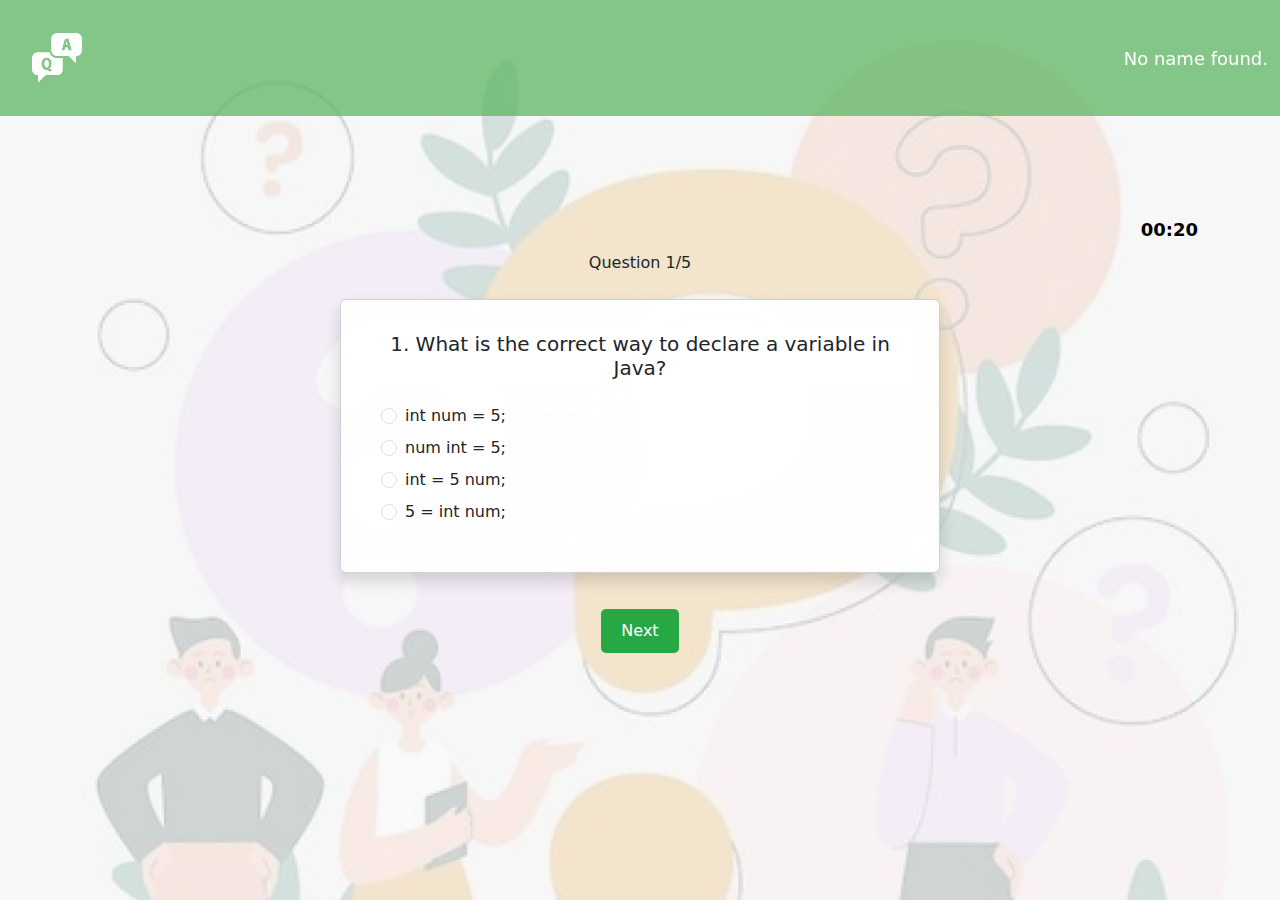
<file: 2.html>
<!DOCTYPE html>
<html lang="en">
<head>
  <meta charset="UTF-8" />
  <meta name="viewport" content="width=device-width, initial-scale=1.0"/>
  <title>Responsive Quiz</title>
  <link href="https://cdn.jsdelivr.net/npm/bootstrap@5.3.0-alpha1/dist/css/bootstrap.min.css" rel="stylesheet"/>
  <link rel="stylesheet" href="styles.css" />
</head>
<body class="bg-light" style="
    background-image: url('assects/1 1.png');
    background-size: cover;
    background-repeat: no-repeat;
    background-position: center;
    height: 100vh;
    margin: 0;
">

  <!-- Navigation -->
  <nav class="navbar navbar-light fixed-top" style="background-color: #5eb562bf">
    <div class="container-fluid align-items-center">
      <img src="assects/logo.png" alt="Logo" class="img-fluid" style="height: 100px; width: 50px; margin-left: 20px"/>
      <p id="nameoutput" class="ms-auto text-white mb-0" style="font-size: 18px">Name</p>
    </div>
  </nav>

  <!-- Timer -->
  <div class="container mt-5 pt-5">
    <div class="d-flex justify-content-end">
      <div id="timer" class="text-black" style="font-size: 18px; font-weight: bold;">
        00:10
      </div>
    </div>

    <!-- Question Counter -->
    <p class="text-center mt-2" id="question-count">Question 1/5</p>

    <!-- Quiz Card -->
    <div class="d-flex justify-content-center align-items-center mt-4 px-3">
      <div class="card quiz-card p-4 rounded shadow text-center" style="width: 100%; max-width: 600px;">
        <div class="card-header bg-white text-dark border-0">
          <h5 class="mb-0" id="question-text">Loading...</h5>
        </div>
        <div class="card-body">
          <form id="quiz-form">
            <!-- Options will be loaded here dynamically -->
          </form>
        </div>
      </div>
    </div>

    <!-- Next Button -->
    <div class="d-flex justify-content-center mt-3">
      <button class="btn btn-success btnnext">Next</button>
    </div>
  </div>

  <script src="https://cdn.jsdelivr.net/npm/bootstrap@5.3.0-alpha1/dist/js/bootstrap.bundle.min.js"></script>
  <script src="script.js"></script>
</body>
</html>
</file>
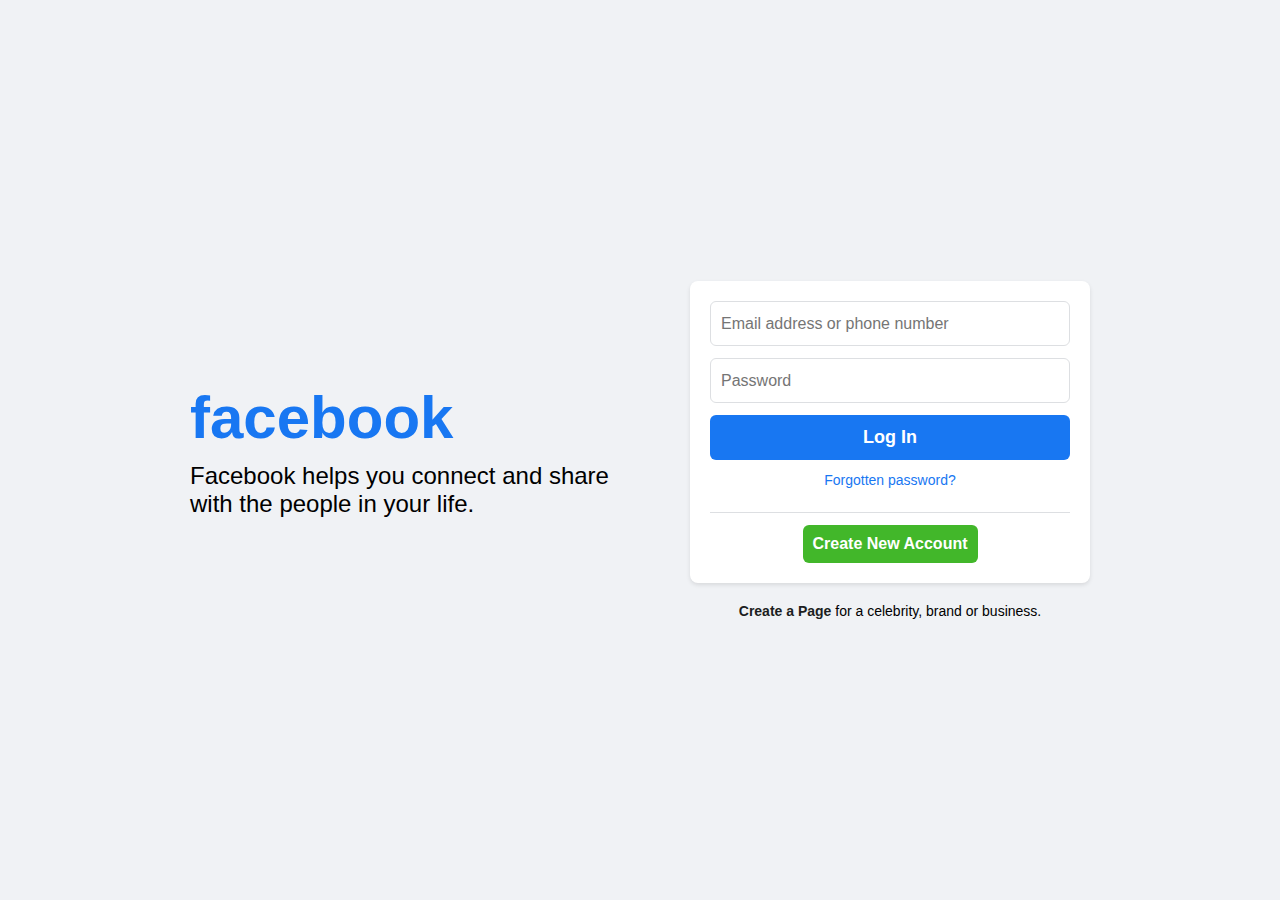
<file: home.html>
<!DOCTYPE html>
<html lang="en">
<head>
  <meta charset="UTF-8" />
  <meta name="viewport" content="width=device-width, initial-scale=1.0"/>
  <title>Facebook – log in or sign up</title>
  <link rel="stylesheet" href="homeStyles.css" />
</head>
<body>
  <div class="container">
    <div class="left">
      <h1>facebook</h1>
      <p>Facebook helps you connect and share<br>with the people in your life.</p>
    </div>
    <div class="right">
      <div class="login-box">
        <input type="text" placeholder="Email address or phone number" />
        <input type="password" placeholder="Password" />
        <button class="login-btn">Log In</button>
        <a href="#" class="forgot">Forgotten password?</a>
        <hr />
        <button class="create-btn">Create New Account</button>
      </div>
      <p class="create-page"><a href="#">Create a Page</a> for a celebrity, brand or business.</p>
    </div>
  </div>
</body>
</html>
</file>
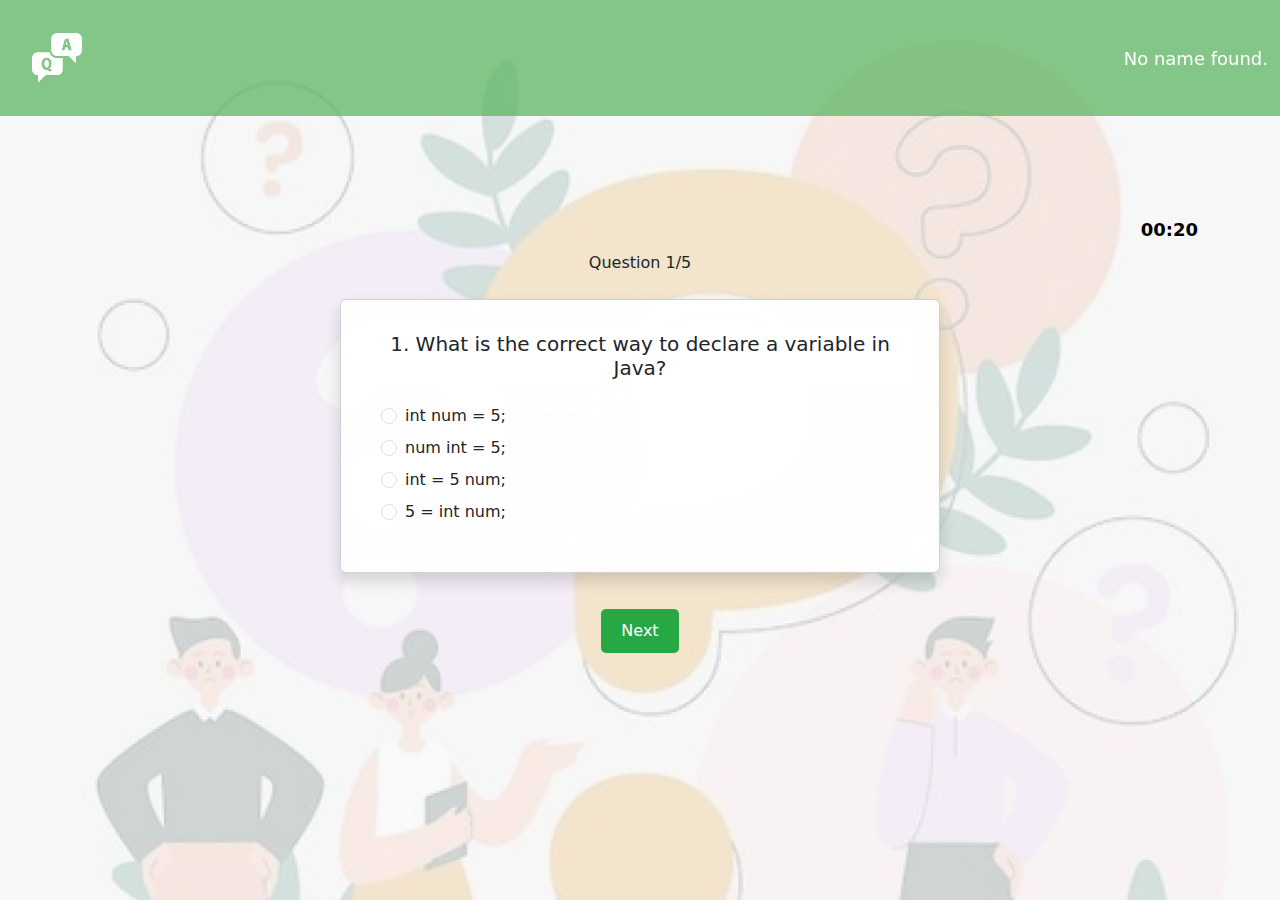
<file: quiz.html>
<!DOCTYPE html>
<html lang="en">
<head>
  <meta charset="UTF-8" />
  <meta name="viewport" content="width=device-width, initial-scale=1.0"/>
  <title>Responsive Quiz</title>
  <link href="https://cdn.jsdelivr.net/npm/bootstrap@5.3.0-alpha1/dist/css/bootstrap.min.css" rel="stylesheet"/>
  <link rel="stylesheet" href="styles.css" />
</head>
<body class="bg-light" style="
    background-image: url('assects/1 1.png');
    background-size: cover;
    background-repeat: no-repeat;
    background-position: center;
    height: 100vh;
    margin: 0;
">


  <nav class="navbar navbar-light fixed-top" style="background-color: #5eb562bf">
    <div class="container-fluid align-items-center">
      <img src="assects/logo.png" alt="Logo" class="img-fluid" style="height: 100px; width: 50px; margin-left: 20px"/>
      <p id="nameoutput" class="ms-auto text-white mb-0" style="font-size: 18px">Name</p>
    </div>
  </nav>


  <div class="container mt-5 pt-5">
    <div class="d-flex justify-content-end">
      <div id="timer" class="text-black" style="font-size: 18px; font-weight: bold;">
        00:10
      </div>
    </div>


    <p class="text-center mt-2" id="question-count">Question 1/5</p>

    <div class="d-flex justify-content-center align-items-center mt-4 px-3">
      <div class="card quiz-card p-4 rounded shadow text-center" style="width: 100%; max-width: 600px;">
        <div class="card-header bg-white text-dark border-0">
          <h5 class="mb-0" id="question-text">Loading...</h5>
        </div>
        <div class="card-body">
          <form id="quiz-form">
        
          </form>
        </div>
      </div>
    </div>

 
    <div class="d-flex justify-content-center mt-3">
      <button class="btn btn-success btnnext">Next</button>
    </div>
  </div>

  <script src="https://cdn.jsdelivr.net/npm/bootstrap@5.3.0-alpha1/dist/js/bootstrap.bundle.min.js"></script>
  <script src="script.js"></script>
</body>
</html>
</file>
<file: styles.css>
body {
        background-image: url('assets/1 1.png');
        background-size: cover;
        background-repeat: no-repeat;
        background-position: center;
        height: 100vh;
        margin: 0;
        padding-top: 120px; /* To prevent overlap with fixed navbar */
      }
txt{
  margin: 0;
}
      .quiz-card {
        max-width: 100%;
        width: 100%;
        max-width: 400px;
        background-color: rgba(255, 255, 255, 0.95);
      }

      .btn-next {
        background-color: #5eb562;
      }

      @media (max-width: 576px) {
        #nameoutput {
          font-size: 14px;
        }

        .navbar img {
          height: 60px !important;
          width: 30px !important;
        }
      }

body {
      padding-top: 120px; 
      overflow: hidden;
    height: 100%;
    }

    .logo-img {
      height: 80px;
      width: auto;
    }

    .login-illustration {
      max-height: 150px;
      width: 100%;
      object-fit: contain;
    }

    @media (max-width: 576px) {
      .card {
        margin: 0 15px;
      }
    }
     .custom-card {
            border: 1px solid #dee2e6;
            border-radius: 10px;
            box-shadow: 0 2px 5px rgba(0,0,0,0.1);
        }
        .form-check-input:checked + .form-check-label {
            background-color: #e6ffe6;
            border-radius: 5px;
            padding: 5px 10px;
        }
        .btn-next {
            background-color: #28a745;
            border: none;
            padding: 5px 15px;
            border-radius: 5px;
        }
        .btn-next:hover {
            background-color: #218838;
        }
.btnnext {
    background-color: #28a745;
    color: white;
    border: none;
    padding: 10px 20px;
    border-radius: 5px;
    cursor: pointer;
    margin-top: 20px;
    display: inline-block;
    text-align: center;
}

.btn-container {
    display: flex;
    position: relative;
    left: 58%;
    top: 5px;
}
</file>
<file: homeStyles.css>
* {
  margin: 0;
  padding: 0;
  box-sizing: border-box;
  font-family: Helvetica, Arial, sans-serif;
}

body {
  background-color: #f0f2f5;
}

.container {
  display: flex;
  justify-content: center;
  align-items: center;
  padding: 60px 20px;
  height: 100vh;
}

.left {
  flex: 1;
  max-width: 500px;
  padding-right: 40px;
}

.left h1 {
  color: #1877f2;
  font-size: 60px;
  margin-bottom: 10px;
}

.left p {
  font-size: 24px;
}

.right {
  flex: 1;
  max-width: 400px;
}

.login-box {
  background: #fff;
  padding: 20px;
  border-radius: 8px;
  box-shadow: 0 2px 4px rgba(0, 0, 0, 0.1);
  display: flex;
  flex-direction: column;
}

.login-box input {
  height: 45px;
  margin-bottom: 12px;
  padding: 0 10px;
  font-size: 16px;
  border: 1px solid #dddfe2;
  border-radius: 6px;
}

.login-btn {
  background-color: #1877f2;
  color: #fff;
  font-size: 18px;
  border: none;
  padding: 12px;
  border-radius: 6px;
  cursor: pointer;
  margin-bottom: 12px;
  font-weight: bold;
}

.login-btn:hover {
  background-color: #166fe5;
}

.forgot {
  color: #1877f2;
  text-align: center;
  font-size: 14px;
  margin-bottom: 12px;
  text-decoration: none;
}

.forgot:hover {
  text-decoration: underline;
}

hr {
  border: none;
  height: 1px;
  background: #dddfe2;
  margin: 12px 0;
}

.create-btn {
  background-color: #42b72a;
  color: #fff;
  font-size: 16px;
  font-weight: bold;
  padding: 10px;
  border: none;
  border-radius: 6px;
  cursor: pointer;
  width: fit-content;
  align-self: center;
}

.create-btn:hover {
  background-color: #36a420;
}

.create-page {
  text-align: center;
  font-size: 14px;
  margin-top: 20px;
}

.create-page a {
  color: #1c1e21;
  font-weight: bold;
  text-decoration: none;
}

.create-page a:hover {
  text-decoration: underline;
}
</file>
